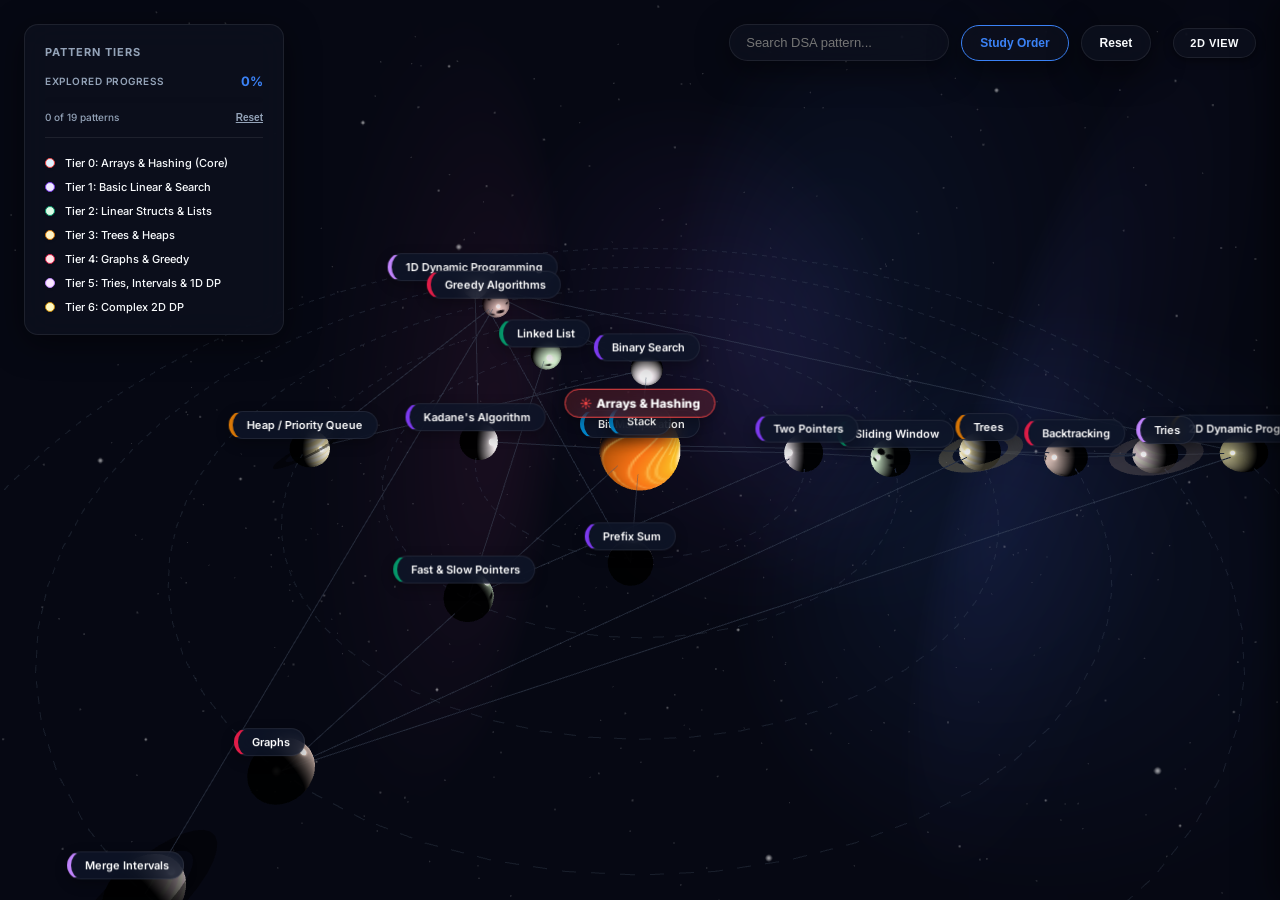
<file: version_2.html>
<!DOCTYPE html>
<html lang="en">
<head>
    <meta charset="UTF-8">
    <meta name="viewport" content="width=device-width, initial-scale=1.0">
    <title>DSA Pattern 3D Bubble Graph</title>
    <!-- Modern Premium Font -->
    <link rel="preconnect" href="https://fonts.googleapis.com">
    <link rel="preconnect" href="https://fonts.gstatic.com" crossorigin>
    <link href="https://fonts.googleapis.com/css2?family=Inter:wght@300;400;500;600;700&display=swap" rel="stylesheet">
    <link rel="stylesheet" href="style.css">
    <link rel="stylesheet" href="v2_style.css">
    <!-- Local Three.js and Addon scripts for reliable offline loading -->
    <script src="src/three.min.js"></script>
    <script src="src/OrbitControls.js"></script>
    <script src="src/CSS2DRenderer.js"></script>
</head>
<body>
    <!-- Three.js Canvas container -->
    <div id="canvas3d"></div>

    <!-- CSS2D labels container overlay -->
    <div id="labels3d"></div>

    <!-- Collapsible Details / Side Panel -->
    <div id="panel" class="panel-collapsed">
        <!-- Dynamic content will be rendered here by panel.js -->
    </div>

    <!-- UI Overlay Elements (Legend, Search, Controls) -->
    <div id="ui-overlay">
        <!-- Injected by v2_graph.js -->
    </div>

    <!-- Load Scripts in correct order -->
    <script src="data/patterns.js"></script>
    <script src="src/panel.js"></script>
    <script src="src/v2_graph.js"></script>
</body>
</html>
</file>
<file: style.css>
/* Premium Light Theme variables (Soft, eye-friendly, high contrast) */
:root {
    --bg-color: #f8f9fa;
    --panel-bg: rgba(255, 255, 255, 0.85);
    --card-bg: rgba(255, 255, 255, 0.7);
    --border-color: rgba(0, 0, 0, 0.08);
    --border-hover: rgba(0, 0, 0, 0.18);
    
    --text-primary: #111827;
    --text-secondary: #4b5563;
    --text-muted: #9ca3af;
    --accent-blue: #1d4ed8;
    --accent-hover: #2563eb;
    
    --shadow-color: rgba(0, 0, 0, 0.08);
    --glow-color: rgba(0, 0, 0, 0.04);

    /* Tier Colors (Pastel fills, matching dark border strokes) */
    --tier-0: #e0f2fe;
    --tier-0-stroke: #0284c7;
    --tier-1: #ede9fe;
    --tier-1-stroke: #7c3aed;
    --tier-2: #dcfce7;
    --tier-2-stroke: #059669;
    --tier-3: #fef3c7;
    --tier-3-stroke: #d97706;
    --tier-4: #ffe4e6;
    --tier-4-stroke: #e11d48;
    --tier-5: #fae8ff;
    --tier-5-stroke: #c084fc;
    --tier-6: #fef9c3;
    --tier-6-stroke: #ca8a04;
}

* {
    box-sizing: border-box;
    margin: 0;
    padding: 0;
}

body {
    background-color: var(--bg-color);
    /* High-contrast soft grey dot matrix layout */
    background-image: 
        radial-gradient(rgba(0, 0, 0, 0.05) 1.2px, transparent 1.2px),
        radial-gradient(rgba(0, 0, 0, 0.03) 1.8px, transparent 1.8px);
    background-size: 32px 32px, 64px 64px;
    background-position: 0 0, 16px 16px;
    color: var(--text-primary);
    font-family: 'Inter', sans-serif;
    overflow: hidden;
    width: 100vw;
    height: 100vh;
}

#bg-canvas {
    position: absolute;
    top: 0;
    left: 0;
    width: 100vw;
    height: 100vh;
    z-index: 0;
    pointer-events: none;
}

#graph {
    position: relative;
    z-index: 2;
    width: 100%;
    height: 100%;
    display: block;
}

/* Custom Minimal Scrollbar */
::-webkit-scrollbar {
    width: 6px;
    height: 6px;
}

::-webkit-scrollbar-track {
    background: transparent;
}

::-webkit-scrollbar-thumb {
    background: rgba(0, 0, 0, 0.1);
    border-radius: 4px;
}

::-webkit-scrollbar-thumb:hover {
    background: rgba(0, 0, 0, 0.25);
}

/* Side Panel styling */
#panel {
    position: fixed;
    right: 0;
    top: 0;
    width: 380px;
    height: 100%;
    background-color: var(--panel-bg);
    backdrop-filter: blur(16px);
    -webkit-backdrop-filter: blur(16px);
    border-left: 1px solid var(--border-color);
    box-shadow: -6px 0 30px var(--shadow-color);
    z-index: 100;
    overflow-y: auto;
    padding: 32px 24px;
    transition: transform 0.3s cubic-bezier(0.16, 1, 0.3, 1);
}

.panel-collapsed {
    transform: translateX(100%);
}

.panel-expanded {
    transform: translateX(0);
}

/* Graph Visualization Styles */
.edge-line {
    stroke: #b4c0d0;
    stroke-width: 1.5px;
    stroke-dasharray: 4 2; /* flow dashed pattern */
    opacity: 0.8;
    transition: stroke 0.3s ease, stroke-width 0.3s ease, opacity 0.3s ease;
}

.node-circle {
    cursor: pointer;
    stroke-width: 2px;
    transition: filter 0.25s cubic-bezier(0.4, 0, 0.2, 1), 
                stroke 0.25s ease, 
                stroke-width 0.25s ease;
}

.node-circle:hover {
    filter: brightness(0.97) contrast(1.05) drop-shadow(0 4px 8px rgba(0,0,0,0.1));
    stroke-width: 2.5px;
}

/* Selected Node High-Contrast Charcoal Ring */
.node-circle.node-selected {
    stroke: #111827 !important;
    stroke-width: 3.5px;
    filter: drop-shadow(0 6px 14px rgba(0, 0, 0, 0.22)) brightness(1.02);
}

.node-label {
    fill: #111827; /* Charcoal black text inside pastel node */
    font-size: 11px;
    font-weight: 700;
    letter-spacing: -0.2px;
    text-shadow: 0 1px 1px rgba(255, 255, 255, 0.8);
}

/* Panel Content Styles */
.panel-header {
    margin-bottom: 28px;
    position: relative;
}

.close-btn {
    position: absolute;
    top: -12px;
    right: -8px;
    background: none;
    border: none;
    color: var(--text-secondary);
    font-size: 32px;
    cursor: pointer;
    transition: color 0.2s, transform 0.2s;
    line-height: 1;
}

.close-btn:hover {
    color: var(--text-primary);
    transform: rotate(90deg);
}

.tier-badge-label {
    display: inline-block;
    padding: 5px 10px;
    border-radius: 6px;
    font-size: 10px;
    font-weight: 800;
    text-transform: uppercase;
    margin-bottom: 14px;
    box-shadow: 0 1px 3px rgba(0,0,0,0.08);
    border: 1px solid rgba(0,0,0,0.05);
}

.panel-title {
    font-size: 26px;
    font-weight: 700;
    letter-spacing: -0.8px;
    line-height: 1.2;
    margin-bottom: 8px;
    color: var(--text-primary);
}

.panel-section {
    margin-bottom: 28px;
    border-top: 1px solid var(--border-color);
    padding-top: 24px;
}

.section-title {
    font-size: 11px;
    text-transform: uppercase;
    letter-spacing: 1px;
    color: var(--text-secondary);
    margin-bottom: 16px;
    font-weight: 700;
}

/* Dependencies Chips */
.dependencies-container {
    display: flex;
    flex-wrap: wrap;
    gap: 8px;
}

.dependency-chip {
    background-color: var(--card-bg);
    color: var(--text-primary);
    border: 1px solid var(--border-color);
    padding: 8px 14px;
    border-radius: 20px;
    font-size: 12px;
    cursor: pointer;
    transition: all 0.2s cubic-bezier(0.4, 0, 0.2, 1);
    font-weight: 600;
    box-shadow: 0 1px 2px rgba(0,0,0,0.03);
}

.dependency-chip:hover {
    background-color: #ffffff;
    border-color: var(--accent-blue);
    color: var(--accent-blue);
    transform: translateY(-1px);
    box-shadow: 0 4px 10px rgba(0,0,0,0.05);
}

.no-dependencies {
    font-size: 13px;
    color: var(--text-secondary);
    font-style: italic;
}

/* Collapsible Subpatterns Accordion */
.subpatterns-container {
    display: flex;
    flex-direction: column;
    gap: 14px;
}

.subpattern-details {
    border: 1px solid var(--border-color);
    border-radius: 10px;
    background-color: var(--card-bg);
    overflow: hidden;
    transition: border-color 0.25s, box-shadow 0.25s;
}

.subpattern-details[open] {
    border-color: var(--border-hover);
    box-shadow: 0 3px 10px rgba(0, 0, 0, 0.04);
}

.subpattern-summary {
    padding: 16px 20px;
    font-size: 14px;
    font-weight: 600;
    cursor: pointer;
    display: flex;
    justify-content: space-between;
    align-items: center;
    user-select: none;
    transition: background-color 0.2s;
    color: var(--text-primary);
}

.subpattern-summary:hover {
    background-color: rgba(0, 0, 0, 0.015);
}

/* Remove default triangle in Chrome/Safari */
.subpattern-summary::-webkit-details-marker {
    display: none;
}
.subpattern-summary {
    list-style: none; /* Hide default triangle in Firefox */
}

/* Add custom modern rotating chevron arrow */
.subpattern-summary::after {
    content: "→";
    font-size: 14px;
    transition: transform 0.25s cubic-bezier(0.175, 0.885, 0.32, 1.275);
    color: var(--text-secondary);
    font-weight: 700;
}

.subpattern-details[open] .subpattern-summary::after {
    transform: rotate(90deg);
}

.subpattern-count {
    font-size: 11px;
    font-weight: 500;
    color: var(--text-secondary);
    background-color: rgba(0, 0, 0, 0.04);
    padding: 3px 8px;
    border-radius: 12px;
    margin-left: auto;
    margin-right: 12px;
}

.subpattern-content {
    padding: 8px 20px 20px 20px;
    border-top: 1px solid var(--border-color);
    background-color: rgba(0, 0, 0, 0.01);
}

/* Problems Table styling */
.problem-table {
    width: 100%;
    border-collapse: collapse;
    margin-top: 8px;
    font-size: 13px;
    text-align: left;
}

.problem-table th {
    color: var(--text-secondary);
    font-weight: 600;
    padding: 12px 8px;
    border-bottom: 1px solid var(--border-color);
    font-size: 10px;
    text-transform: uppercase;
    letter-spacing: 0.8px;
}

.problem-table td {
    padding: 12px 8px;
    border-bottom: 1px solid rgba(0, 0, 0, 0.02);
    vertical-align: middle;
}

.problem-table tr {
    transition: background-color 0.15s ease;
}

.problem-table tr:hover td {
    background-color: rgba(0, 0, 0, 0.02);
}

.problem-table tr:last-child td {
    border-bottom: none;
}

.problem-title {
    color: var(--text-primary);
    font-weight: 500;
}

.solve-link {
    color: var(--accent-blue);
    text-decoration: none;
    font-weight: 600;
    transition: color 0.2s;
    font-size: 12px;
}

.solve-link:hover {
    color: var(--accent-hover);
    text-decoration: underline;
}

/* Difficulty Badges */
.difficulty-badge {
    display: inline-block;
    border-radius: 4px;
    padding: 2.5px 8px;
    font-size: 10px;
    font-weight: 700;
    text-align: center;
    line-height: 1.4;
    text-transform: uppercase;
    letter-spacing: 0.3px;
}

.difficulty-easy {
    background-color: #e8f5e9;
    color: #0e9e4f;
}

.difficulty-medium {
    background-color: #fffbeb;
    color: #d97706;
}

.difficulty-hard {
    background-color: #fef2f2;
    color: #ef4444;
}

/* UI Overlays & Legends */
#ui-overlay {
    pointer-events: none; /* Let pointer events fall through to the SVG */
    position: absolute;
    top: 0;
    left: 0;
    width: 100%;
    height: 100%;
    z-index: 10;
}

#ui-overlay * {
    pointer-events: auto; /* Re-enable pointer events for controls */
}

.ui-card {
    background-color: var(--panel-bg);
    backdrop-filter: blur(16px);
    -webkit-backdrop-filter: blur(16px);
    border: 1px solid var(--border-color);
    box-shadow: 0 8px 32px var(--shadow-color);
    border-radius: 14px;
    padding: 20px;
}

#legend-card {
    position: absolute;
    top: 24px;
    left: 24px;
    width: 260px;
}

#legend-card h3 {
    font-size: 11px;
    text-transform: uppercase;
    letter-spacing: 1px;
    margin-bottom: 14px;
    font-weight: 700;
    color: var(--text-secondary);
}

/* Exploration Progress Bar Styles */
#progress-container {
    margin-bottom: 18px;
    padding-bottom: 14px;
    border-bottom: 1px solid var(--border-color);
}

.progress-info {
    display: flex;
    justify-content: space-between;
    align-items: center;
    margin-bottom: 8px;
}

.progress-label {
    font-size: 10px;
    font-weight: 600;
    color: var(--text-secondary);
    text-transform: uppercase;
    letter-spacing: 0.5px;
}

#progress-percent {
    font-size: 13px;
    font-weight: 700;
    color: var(--accent-blue);
}

.progress-bar-bg {
    width: 100%;
    height: 6px;
    background-color: rgba(0, 0, 0, 0.05);
    border-radius: 3px;
    overflow: hidden;
    margin-bottom: 8px;
}

#progress-bar-fill {
    height: 100%;
    width: 0%;
    background: linear-gradient(90deg, var(--accent-blue) 0%, #10b981 100%);
    border-radius: 3px;
    transition: width 0.4s cubic-bezier(0.16, 1, 0.3, 1);
}

.progress-footer {
    display: flex;
    justify-content: space-between;
    align-items: center;
}

#progress-count {
    font-size: 10px;
    font-weight: 500;
    color: var(--text-secondary);
}

#reset-progress-btn {
    background: none;
    border: none;
    color: var(--text-secondary);
    font-size: 10px;
    font-weight: 600;
    cursor: pointer;
    text-decoration: underline;
    padding: 0;
    transition: color 0.15s;
}

#reset-progress-btn:hover {
    color: #ef4444;
}

.legend-items {
    display: flex;
    flex-direction: column;
    gap: 10px;
}

.legend-item {
    font-size: 11px;
    font-weight: 500;
    color: var(--text-primary);
    display: flex;
    align-items: center;
    gap: 10px;
}

.legend-color {
    display: inline-block;
    width: 10px;
    height: 10px;
    border-radius: 50%;
    flex-shrink: 0;
    box-shadow: 0 1px 3px rgba(0,0,0,0.1);
}

/* Control Panel & Search Bar */
#control-panel {
    position: absolute;
    top: 24px;
    right: 24px;
    display: flex;
    gap: 12px;
    align-items: center;
    transition: right 0.3s cubic-bezier(0.16, 1, 0.3, 1);
}

/* Shift control panel when side panel opens */
#panel.panel-expanded ~ #ui-overlay #control-panel {
    right: 404px; /* 380px panel width + 24px gap */
}

.search-container {
    position: relative;
    width: 220px;
    transition: width 0.3s cubic-bezier(0.16, 1, 0.3, 1);
}

#search-input {
    width: 100%;
    background-color: var(--panel-bg);
    backdrop-filter: blur(16px);
    -webkit-backdrop-filter: blur(16px);
    border: 1px solid var(--border-color);
    color: var(--text-primary);
    padding: 10px 36px 10px 16px;
    border-radius: 20px;
    font-size: 13px;
    font-weight: 500;
    outline: none;
    transition: all 0.3s cubic-bezier(0.16, 1, 0.3, 1);
    box-shadow: 0 8px 32px var(--shadow-color);
}

#search-input:focus {
    border-color: var(--accent-blue);
    box-shadow: 0 0 15px rgba(29, 78, 216, 0.15), 0 8px 32px var(--shadow-color);
}

.search-container:focus-within {
    width: 280px;
}

#clear-search {
    position: absolute;
    right: 14px;
    top: 50%;
    transform: translateY(-50%);
    background: none;
    border: none;
    color: var(--text-secondary);
    font-size: 20px;
    cursor: pointer;
    line-height: 1;
}

#clear-search:hover {
    color: var(--text-primary);
}

/* General UI Button */
.ui-btn {
    background-color: var(--panel-bg);
    backdrop-filter: blur(16px);
    -webkit-backdrop-filter: blur(16px);
    border: 1px solid var(--border-color);
    color: var(--text-primary);
    padding: 10px 18px;
    border-radius: 20px;
    font-size: 12px;
    font-weight: 600;
    cursor: pointer;
    transition: all 0.2s cubic-bezier(0.4, 0, 0.2, 1);
    box-shadow: 0 8px 32px var(--shadow-color);
    outline: none;
}

.ui-btn:hover {
    background-color: #ffffff;
    border-color: var(--text-secondary);
    transform: translateY(-1px);
    box-shadow: 0 10px 20px rgba(0,0,0,0.06);
}

.ui-btn:active {
    transform: scale(0.97);
}

/* Interactive Hover Tooltip card */
#tooltip {
    position: absolute;
    background-color: rgba(255, 255, 255, 0.95);
    backdrop-filter: blur(12px);
    -webkit-backdrop-filter: blur(12px);
    border: 1px solid var(--border-color);
    box-shadow: 0 6px 20px rgba(0, 0, 0, 0.08);
    border-radius: 10px;
    padding: 12px 16px;
    font-size: 11px;
    color: var(--text-primary);
    pointer-events: none;
    z-index: 200;
    transition: opacity 0.15s ease, transform 0.15s ease;
    transform: translate(-50%, -100%) translateY(-10px); /* center above cursor */
}

#tooltip.hidden {
    opacity: 0;
    visibility: hidden;
    transform: translate(-50%, -100%) translateY(0);
}

#tooltip h4 {
    font-size: 13px;
    font-weight: 700;
    margin-bottom: 6px;
    color: var(--text-primary);
}

.tooltip-meta {
    font-size: 10px;
    color: var(--text-secondary);
    margin-bottom: 4px;
    font-weight: 500;
}

.tooltip-counts {
    font-size: 11px;
    font-weight: 600;
    color: var(--accent-blue);
    margin-top: 4px;
}

/* Guided Study Order Tour Toast overlay */
#tour-toast {
    position: fixed;
    bottom: 32px;
    left: 50%;
    transform: translateX(-50%);
    background-color: var(--panel-bg);
    backdrop-filter: blur(16px);
    -webkit-backdrop-filter: blur(16px);
    border: 1px solid var(--border-color);
    box-shadow: 0 12px 35px var(--shadow-color);
    border-radius: 40px;
    padding: 14px 28px;
    display: flex;
    align-items: center;
    gap: 20px;
    z-index: 150;
    font-weight: 600;
    font-size: 14px;
    color: var(--text-primary);
    transition: opacity 0.3s cubic-bezier(0.16, 1, 0.3, 1), 
                transform 0.3s cubic-bezier(0.16, 1, 0.3, 1);
}

#tour-toast.hidden {
    opacity: 0;
    transform: translate(-50%, 30px);
    pointer-events: none;
}

.tour-controls {
    display: flex;
    gap: 10px;
    align-items: center;
}

.tour-btn {
    color: #ffffff;
    border: none;
    padding: 8px 16px;
    border-radius: 20px;
    font-size: 11px;
    font-weight: 700;
    cursor: pointer;
    text-transform: uppercase;
    letter-spacing: 0.5px;
    transition: all 0.2s;
}

.tour-btn-stop {
    background-color: #ef4444;
    box-shadow: 0 2px 8px rgba(239, 68, 68, 0.3);
}

.tour-btn-stop:hover {
    background-color: #dc2626;
    transform: scale(1.03);
}

.tour-btn-resume {
    background-color: #10b981;
    box-shadow: 0 2px 8px rgba(16, 185, 129, 0.3);
}

.tour-btn-resume:hover {
    background-color: #059669;
    transform: scale(1.03);
}

.tour-btn-quit-new {
    background-color: #6b7280;
    box-shadow: 0 2px 8px rgba(107, 114, 128, 0.25);
}

.tour-btn-quit-new:hover {
    background-color: #4b5563;
    transform: scale(1.03);
}

/* View Toggle Button Styles */
.view-toggle-container {
    margin-left: 10px;
    display: inline-block;
}

.v2-toggle-btn {
    border: 1px solid var(--border-color);
    background: var(--panel-bg);
    backdrop-filter: blur(12px);
    -webkit-backdrop-filter: blur(12px);
    color: var(--text-primary);
    padding: 8px 16px;
    border-radius: 20px;
    font-weight: 600;
    font-size: 11px;
    text-transform: uppercase;
    letter-spacing: 0.5px;
    cursor: pointer;
    transition: all 0.25s;
    box-shadow: 0 2px 8px var(--shadow-color);
}

.v2-toggle-btn:hover {
    border-color: var(--accent-blue);
    color: var(--accent-blue);
    transform: translateY(-1px);
    box-shadow: 0 4px 12px rgba(29, 78, 216, 0.15);
}
</file>
<file: v2_style.css>
/* v2_style.css — Stylesheet for 3D Solar System Visualizer (Version 2) */

/* Root overrides for Version 2 (Dark Cosmic Theme) */
:root {
    --bg-color: #060813;
    --panel-bg: rgba(13, 17, 30, 0.82);
    --card-bg: rgba(17, 24, 39, 0.65);
    --border-color: rgba(255, 255, 255, 0.08);
    --border-hover: rgba(255, 255, 255, 0.18);
    
    --text-primary: #f8fafc;
    --text-secondary: #94a3b8;
    --text-muted: #64748b;
    --accent-blue: #3b82f6;
    --accent-hover: #60a5fa;
    
    --shadow-color: rgba(0, 0, 0, 0.5);
    --glow-color: rgba(59, 130, 246, 0.15);
}

/* Ensure the background is dark and overrides default style.css body */
body {
    background-color: var(--bg-color) !important;
    background-image: none !important; /* hide light dot grid for cosmic view */
}

#canvas3d {
    position: absolute;
    top: 0;
    left: 0;
    width: 100vw;
    height: 100vh;
    z-index: 1;
    outline: none;
}

#labels3d {
    position: absolute;
    top: 0;
    left: 0;
    width: 100vw;
    height: 100vh;
    z-index: 10;
    pointer-events: none;
    overflow: hidden;
}

/* 3D HTML Node Label Style */
.v2-node-label {
    position: absolute;
    font-family: 'Inter', sans-serif;
    background-color: rgba(15, 23, 42, 0.78);
    backdrop-filter: blur(8px);
    -webkit-backdrop-filter: blur(8px);
    border: 1px solid rgba(255, 255, 255, 0.08);
    border-radius: 20px;
    padding: 6px 14px;
    font-size: 11px;
    font-weight: 600;
    color: #ffffff;
    white-space: nowrap;
    pointer-events: auto; /* Allow clicking the HTML labels */
    cursor: pointer;
    box-shadow: 0 4px 14px rgba(0, 0, 0, 0.3);
    transition: all 0.2s cubic-bezier(0.16, 1, 0.3, 1);
    transform: translate(-50%, -50%);
    user-select: none;
}

.v2-node-label:hover {
    transform: translate(-50%, -50%) scale(1.08);
    box-shadow: 0 6px 20px rgba(0, 0, 0, 0.5);
    border-color: rgba(255, 255, 255, 0.2);
}

.v2-node-label.selected {
    background-color: rgba(30, 41, 59, 0.95);
    box-shadow: 0 0 0 2.5px #1e293b, 0 0 0 4.5px var(--accent-blue);
    font-weight: 700;
}

/* Satellite Moon Labels */
.v2-moon-label {
    position: absolute;
    font-family: 'Inter', sans-serif;
    background-color: rgba(30, 41, 59, 0.75);
    backdrop-filter: blur(4px);
    -webkit-backdrop-filter: blur(4px);
    border: 1px solid rgba(255, 255, 255, 0.06);
    border-radius: 12px;
    padding: 3px 8px;
    font-size: 9px;
    font-weight: 500;
    color: #cbd5e1;
    white-space: nowrap;
    pointer-events: none;
    box-shadow: 0 2px 8px rgba(0, 0, 0, 0.2);
    transform: translate(-50%, -50%);
    user-select: none;
    transition: opacity 0.2s;
}

/* Tier indicators on labels */
.v2-node-label.tier-0 { border-left: 4px solid #0284c7; }
.v2-node-label.tier-1 { border-left: 4px solid #7c3aed; }
.v2-node-label.tier-2 { border-left: 4px solid #059669; }
.v2-node-label.tier-3 { border-left: 4px solid #d97706; }
.v2-node-label.tier-4 { border-left: 4px solid #e11d48; }
.v2-node-label.tier-5 { border-left: 4px solid #c084fc; }
.v2-node-label.tier-6 { border-left: 4px solid #ca8a04; }

/* Inactive faded labels for search */
.v2-node-label.faded {
    opacity: 0.12 !important;
    pointer-events: none;
}

/* Overlay Navigation link */
.view-toggle-container {
    margin-left: 10px;
    display: inline-block;
}

.v2-toggle-btn {
    border: 1px solid var(--border-color);
    background: var(--panel-bg);
    backdrop-filter: blur(12px);
    -webkit-backdrop-filter: blur(12px);
    color: var(--text-primary);
    padding: 8px 16px;
    border-radius: 20px;
    font-weight: 600;
    font-size: 11px;
    text-transform: uppercase;
    letter-spacing: 0.5px;
    cursor: pointer;
    transition: all 0.25s;
    box-shadow: 0 2px 8px var(--shadow-color);
}

.v2-toggle-btn:hover {
    border-color: var(--accent-blue);
    color: var(--accent-blue);
    transform: translateY(-1px);
    box-shadow: 0 4px 12px rgba(59, 130, 246, 0.25);
}

/* Align study tour controls for 3D */
#tour-toast {
    z-index: 200 !important;
}
</file>
